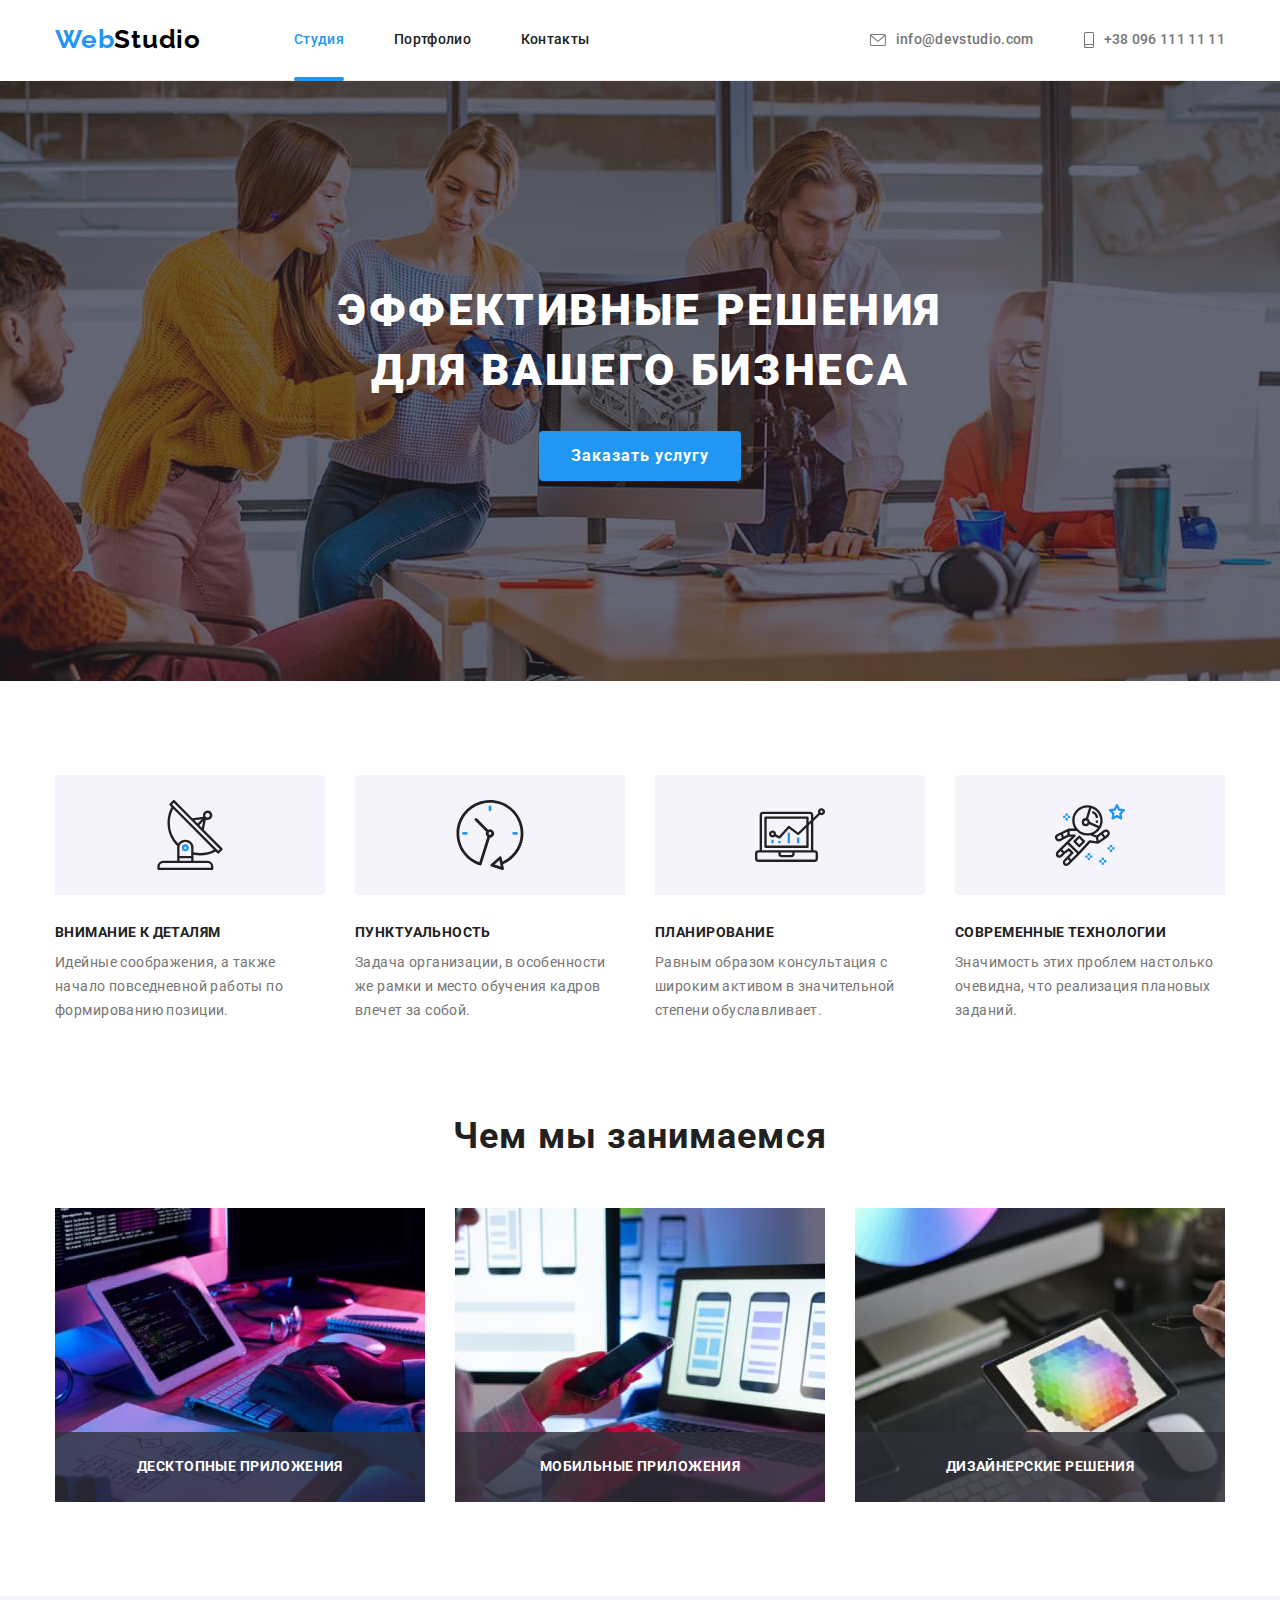
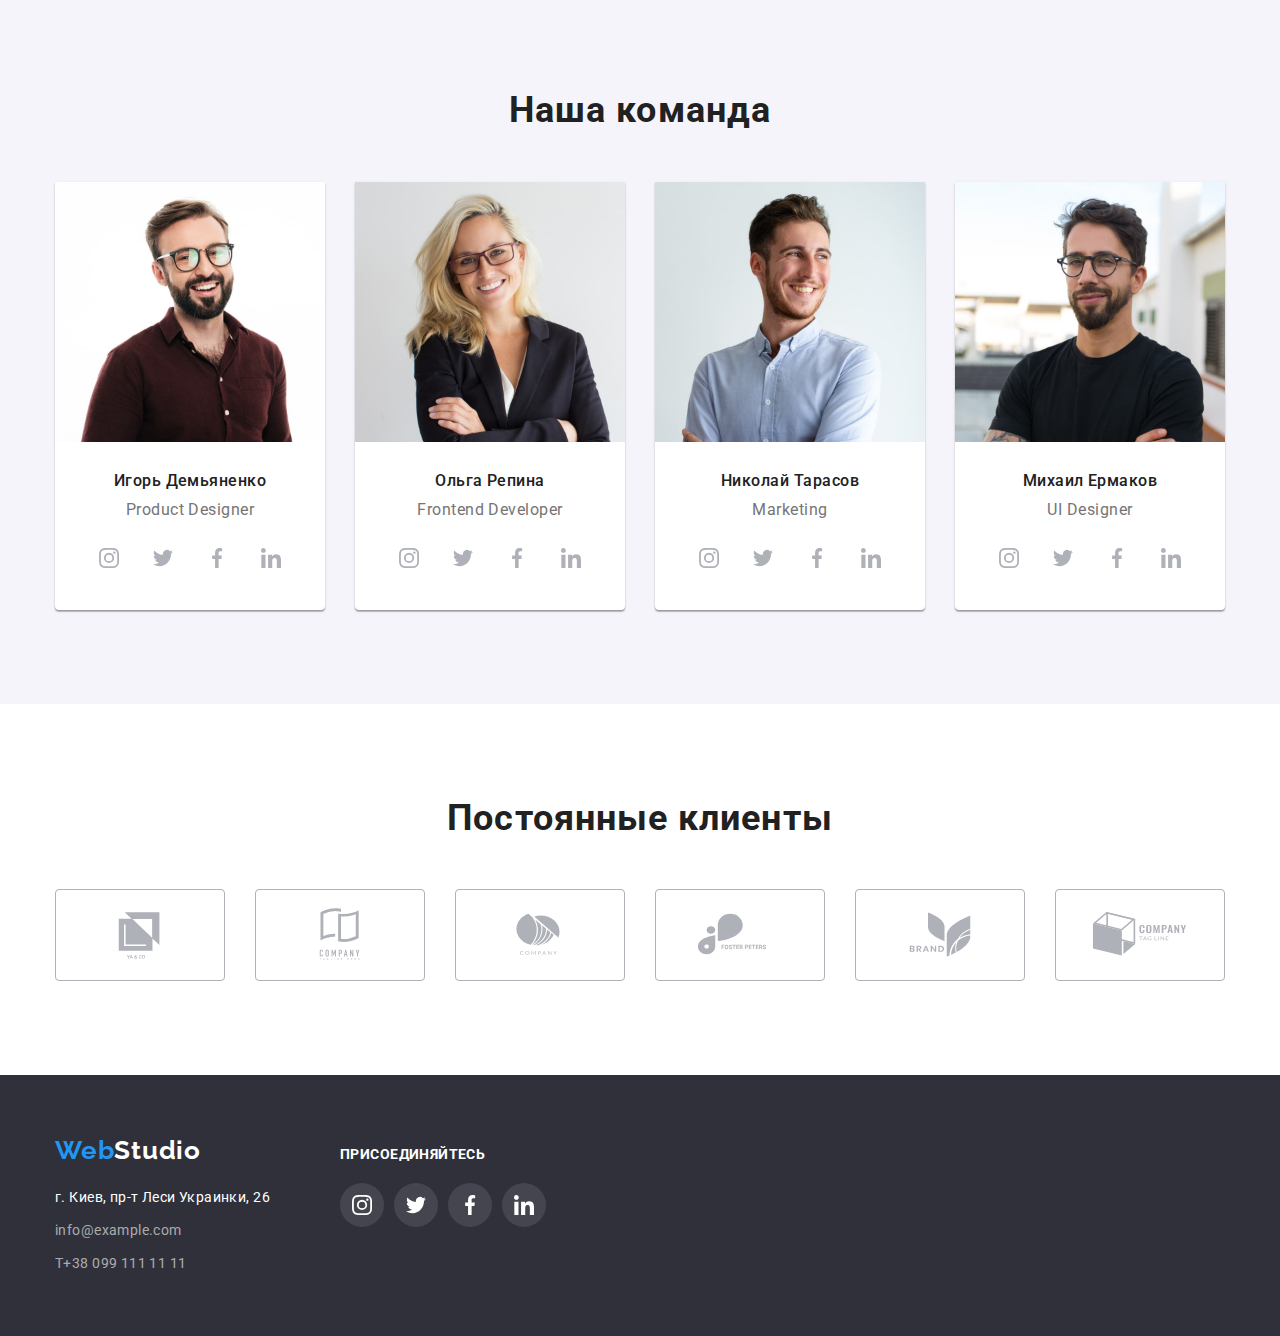
<file: index.html>
<!DOCTYPE html>
<html lang="ru">
  <head>
    <meta charset="UTF-8" />
    <meta name="viewport" content="width=device-width, initial-scale=1.0" />
    <title>Web Studio (Version 2.1)</title>
    <link
      href="https://fonts.googleapis.com/css2?family=Raleway:wght@700&family=Roboto:wght@400;500;700;900&display=swap"
      rel="stylesheet"
    />
    <link
      rel="stylesheet"
      href="https://cdnjs.cloudflare.com/ajax/libs/modern-normalize/1.1.0/modern-normalize.min.css"
    />
    <link rel="stylesheet" href="css/styles.css" />
  </head>
  <body>
    <header>
      <div class="container page-nav">
        <nav class="main-nav">
          <a href="" class="logo">
            <span class="logo-first" lang="en">Web</span
            ><span class="logo-second" lang="en">Studio</span>
          </a>

          <ul class="site-nav list">
            <li class="item">
              <a href="./index.html" class="link current">Студия</a>
            </li>
            <li class="item">
              <a href="./portfolio.html" class="link">Портфолио</a>
            </li>
            <li class="item"><a href="" class="link">Контакты</a></li>
          </ul>
        </nav>
        <ul class="contacts-list list">
          <li class="item">
            <a href="mailto:info@devstudio.com" class="contacts-link link">
              <svg class="contacts-icon" width="16px" height="12px">
                <use href="./images/sprite.svg#icon-envelope"></use>
              </svg>
              info@devstudio.com</a
            >
          </li>
          <li class="item">
            <a href="tel:+380961111111" class="contacts-link link">
              <svg class="contacts-icon" width="10px" height="16px">
                <use href="./images/sprite.svg#icon-smartphone"></use>
              </svg>
              +38 096 111 11 11</a
            >
          </li>
        </ul>
      </div>
    </header>

    <main>
      <section class="hero-overlay hero">
        <div class="container">
          <h1 class="hero-title">Эффективные решения для вашего бизнеса</h1>
          <button data-modal-open type="button" class="button button-main">
            Заказать услугу
          </button>
        </div>
      </section>

      <section class="section">
        <div class="container">
          <h2 class="features-title visually-hidden">Наши принципы</h2>
          <ul class="features-list list">
            <li class="item">
              <div class="features-box">
                <svg class="features-icon">
                  <use href="./images/sprite.svg#icon-antenna"></use>
                </svg>
              </div>
              <h3 class="title">Внимание к деталям</h3>
              <p class="description">
                Идейные соображения, а также начало повседневной работы по
                формированию позиции.
              </p>
            </li>
            <li class="item">
              <div class="features-box">
                <svg class="features-icon">
                  <use href="./images/sprite.svg#icon-clock"></use>
                </svg>
              </div>
              <h3 class="title">Пунктуальность</h3>
              <p class="description">
                Задача организации, в особенности же рамки и место обучения
                кадров влечет за собой.
              </p>
            </li>
            <li class="item">
              <div class="features-box">
                <svg class="features-icon">
                  <use href="./images/sprite.svg#icon-diagram"></use>
                </svg>
              </div>
              <h3 class="title">Планирование</h3>
              <p class="description">
                Равным образом консультация с широким активом в значительной
                степени обуславливает.
              </p>
            </li>
            <li class="item">
              <div class="features-box">
                <svg class="features-icon">
                  <use href="./images/sprite.svg#icon-astronaut"></use>
                </svg>
              </div>
              <h3 class="title">Современные технологии</h3>
              <p class="description">
                Значимость этих проблем настолько очевидна, что реализация
                плановых заданий.
              </p>
            </li>
          </ul>
        </div>
      </section>

      <section class="section no-padding">
        <div class="container">
          <h2 class="works-title">Чем мы занимаемся</h2>
          <ul class="works-list list">
            <li class="item">
              <div class="works-thumb">
                <img
                  src="images/img1.jpg"
                  alt="Десктопные приложения"
                  width="370"
                />
                <div class="works-block">
                  <p>Десктопные приложения</p>
                </div>
              </div>
            </li>
            <li class="item">
              <div class="works-thumb">
                <img
                  src="images/img2.jpg"
                  alt="Мобильные приложения"
                  width="370"
                />
                <div class="works-block">
                  <p>Мобильные приложения</p>
                </div>
              </div>
            </li>
            <li class="item">
              <div class="works-thumb">
                <img src="images/img3.jpg" alt="Дизайн" width="370" />
                <div class="works-block">
                  <p>Дизайнерские решения</p>
                </div>
              </div>
            </li>
          </ul>
        </div>
      </section>

      <section class="section team">
        <div class="container">
          <h2 class="team-title">Наша команда</h2>
          <ul class="team-list list">
            <li class="item">
              <img src="images/img4.jpg" alt="Игорь Демьяненко" width="270" />
              <div class="teamcard">
                <h3 class="title">Игорь Демьяненко</h3>
                <p class="description" lang="en">Product Designer</p>
                <ul class="social-media list">
                  <li class="social-item">
                    <a href="" class="social-link">
                      <svg class="social-icon" width="20" height="20">
                        <use href="./images/sprite.svg#icon-instagram"></use>
                      </svg>
                    </a>
                  </li>
                  <li class="social-item">
                    <a href="" class="social-link">
                      <svg class="social-icon" width="20" height="20">
                        <use href="./images/sprite.svg#icon-twitter"></use>
                      </svg>
                    </a>
                  </li>
                  <li class="social-item">
                    <a href="" class="social-link">
                      <svg class="social-icon" width="20" height="20">
                        <use href="./images/sprite.svg#icon-facebook"></use>
                      </svg>
                    </a>
                  </li>
                  <li class="social-item">
                    <a href="" class="social-link">
                      <svg class="social-icon" width="20" height="20">
                        <use href="./images/sprite.svg#icon-linkedin"></use>
                      </svg>
                    </a>
                  </li>
                </ul>
              </div>
            </li>
            <li class="item">
              <img src="images/img5.jpg" alt="Ольга Репина" width="270" />
              <div class="teamcard">
                <h3 class="title">Ольга Репина</h3>
                <p class="description" lang="en">Frontend Developer</p>
                <ul class="social-media list">
                  <li class="social-item">
                    <a href="" class="social-link">
                      <svg class="social-icon" width="20" height="20">
                        <use href="./images/sprite.svg#icon-instagram"></use>
                      </svg>
                    </a>
                  </li>
                  <li class="social-item">
                    <a href="" class="social-link">
                      <svg class="social-icon" width="20" height="20">
                        <use href="./images/sprite.svg#icon-twitter"></use>
                      </svg>
                    </a>
                  </li>
                  <li class="social-item">
                    <a href="" class="social-link">
                      <svg class="social-icon" width="20" height="20">
                        <use href="./images/sprite.svg#icon-facebook"></use>
                      </svg>
                    </a>
                  </li>
                  <li class="social-item">
                    <a href="" class="social-link">
                      <svg class="social-icon" width="20" height="20">
                        <use href="./images/sprite.svg#icon-linkedin"></use>
                      </svg>
                    </a>
                  </li>
                </ul>
              </div>
            </li>
            <li class="item">
              <img src="images/img6.jpg" alt="Николай Тарасов" width="270" />
              <div class="teamcard">
                <h3 class="title">Николай Тарасов</h3>
                <p class="description" lang="en">Marketing</p>
                <ul class="social-media list">
                  <li class="social-item">
                    <a href="" class="social-link">
                      <svg class="social-icon" width="20" height="20">
                        <use href="./images/sprite.svg#icon-instagram"></use>
                      </svg>
                    </a>
                  </li>
                  <li class="social-item">
                    <a href="" class="social-link">
                      <svg class="social-icon" width="20" height="20">
                        <use href="./images/sprite.svg#icon-twitter"></use>
                      </svg>
                    </a>
                  </li>
                  <li class="social-item">
                    <a href="" class="social-link">
                      <svg class="social-icon" width="20" height="20">
                        <use href="./images/sprite.svg#icon-facebook"></use>
                      </svg>
                    </a>
                  </li>
                  <li class="social-item">
                    <a href="" class="social-link">
                      <svg class="social-icon" width="20" height="20">
                        <use href="./images/sprite.svg#icon-linkedin"></use>
                      </svg>
                    </a>
                  </li>
                </ul>
              </div>
            </li>
            <li class="item">
              <img src="images/img7.jpg" alt="Михаил Ермаков" width="270" />
              <div class="teamcard">
                <h3 class="title">Михаил Ермаков</h3>
                <p class="description" lang="en">UI Designer</p>
                <ul class="social-media list">
                  <li class="social-item">
                    <a href="" class="social-link">
                      <svg class="social-icon" width="20" height="20">
                        <use href="./images/sprite.svg#icon-instagram"></use>
                      </svg>
                    </a>
                  </li>
                  <li class="social-item">
                    <a href="" class="social-link">
                      <svg class="social-icon" width="20" height="20">
                        <use href="./images/sprite.svg#icon-twitter"></use>
                      </svg>
                    </a>
                  </li>
                  <li class="social-item">
                    <a href="" class="social-link">
                      <svg class="social-icon" width="20" height="20">
                        <use href="./images/sprite.svg#icon-facebook"></use>
                      </svg>
                    </a>
                  </li>
                  <li class="social-item">
                    <a href="" class="social-link">
                      <svg class="social-icon" width="20" height="20">
                        <use href="./images/sprite.svg#icon-linkedin"></use>
                      </svg>
                    </a>
                  </li>
                </ul>
              </div>
            </li>
          </ul>
        </div>
      </section>
      <section class="section">
        <div class="container">
          <h2 class="clients-title">Постоянные клиенты</h2>
          <ul class="clients-list list">
            <li class="item">
              <a href="" class="clients-link">
                <svg class="clients-icon" width="106px" height="60px">
                  <use href="./images/sprite.svg#icon-client-one"></use>
                </svg>
              </a>
            </li>
            <li class="item">
              <a href="" class="clients-link">
                <svg class="clients-icon" width="106px" height="60px">
                  <use href="./images/sprite.svg#icon-client-two"></use>
                </svg>
              </a>
            </li>
            <li class="item">
              <a href="" class="clients-link">
                <svg class="clients-icon" width="106px" height="60px">
                  <use href="./images/sprite.svg#icon-client-three"></use>
                </svg>
              </a>
            </li>
            <li class="item">
              <a href="" class="clients-link">
                <svg class="clients-icon" width="106px" height="60px">
                  <use href="./images/sprite.svg#icon-client-four"></use>
                </svg>
              </a>
            </li>
            <li class="item">
              <a href="" class="clients-link">
                <svg class="clients-icon" width="106px" height="60px">
                  <use href="./images/sprite.svg#icon-client-five"></use>
                </svg>
              </a>
            </li>
            <li class="item">
              <a href="" class="clients-link">
                <svg class="clients-icon" width="106px" height="60px">
                  <use href="./images/sprite.svg#icon-client-six"></use>
                </svg>
              </a>
            </li>
          </ul>
        </div>
      </section>
    </main>

    <footer class="footer">
      <div class="footer-container container">
        <div class="address-container">
          <a href="" class="logo">
            <span class="logo-first" lang="en">Web</span
            ><span class="logo-footer" lang="en">Studio</span>
          </a>

          <address class="address">
            <p>г. Киев, пр-т Леси Украинки, 26</p>
            <ul class="footer-list list">
              <li class="item">
                <a href="mailto:info@example.com" class="link"
                  >info@example.com</a
                >
              </li>
              <li class="item">
                <a href="tel:+380991111111" class="link">T+38 099 111 11 11</a>
              </li>
            </ul>
          </address>
        </div>
        <div class="media-container">
          <p class="media-text">Присоединяйтесь</p>
          <ul class="media-footer list">
            <li class="media-item">
              <a href="" class="media-link">
                <svg class="footer-icon" width="20" height="20">
                  <use href="./images/sprite.svg#icon-instagram"></use>
                </svg>
              </a>
            </li>
            <li class="media-item">
              <a href="" class="media-link">
                <svg class="footer-icon" width="20" height="20">
                  <use href="./images/sprite.svg#icon-twitter"></use>
                </svg>
              </a>
            </li>
            <li class="media-item">
              <a href="" class="media-link">
                <svg class="footer-icon" width="20" height="20">
                  <use href="./images/sprite.svg#icon-facebook"></use>
                </svg>
              </a>
            </li>
            <li class="media-item">
              <a href="" class="media-link">
                <svg class="footer-icon" width="20" height="20">
                  <use href="./images/sprite.svg#icon-linkedin"></use>
                </svg>
              </a>
            </li>
          </ul>
        </div>
      </div>
    </footer>

    <div data-modal class="backdrop is-hidden">
      <div class="modal">
        <button data-modal-close class="button-modal button">
          <svg class="icon-close" width="18" height="18">
            <use href="./images/sprite.svg#icon-close"></use>
          </svg>
        </button>
      </div>
    </div>
    <script src="./js/modal.js"></script>
  </body>
</html>
</file>
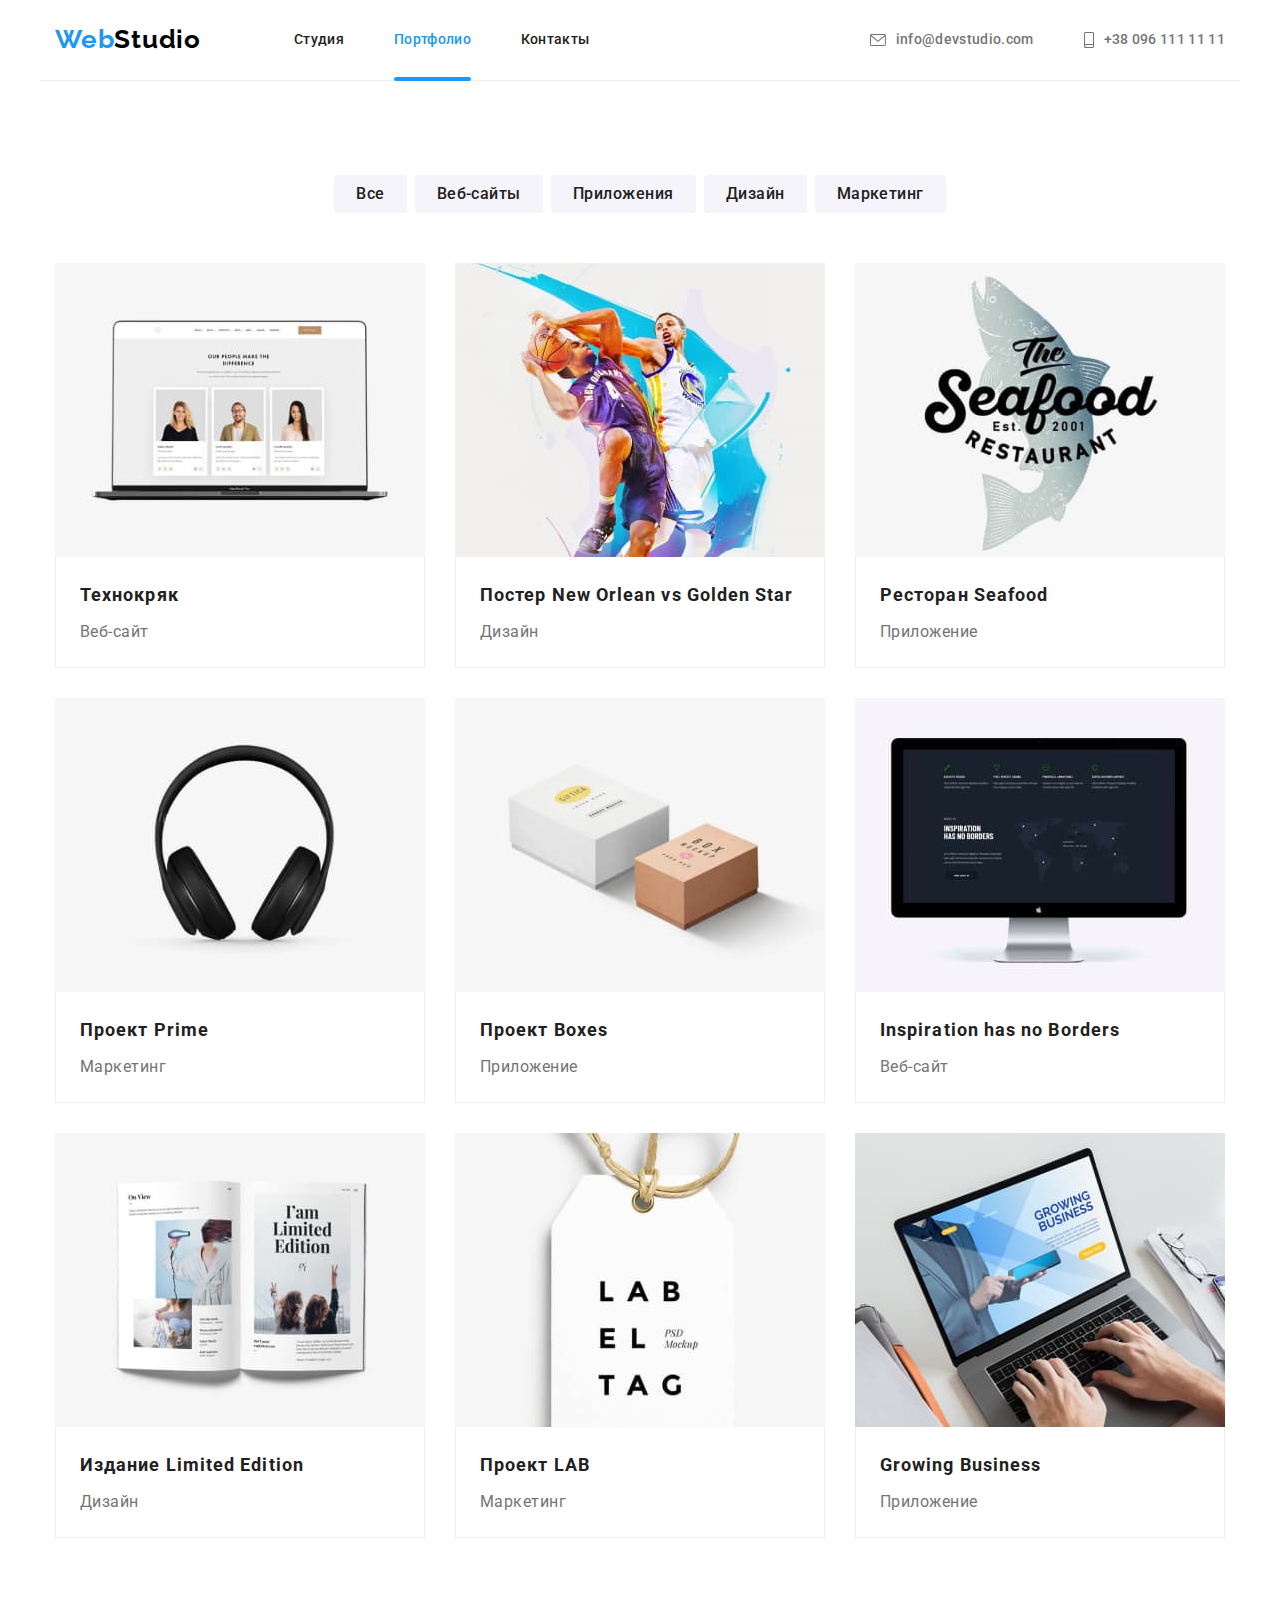
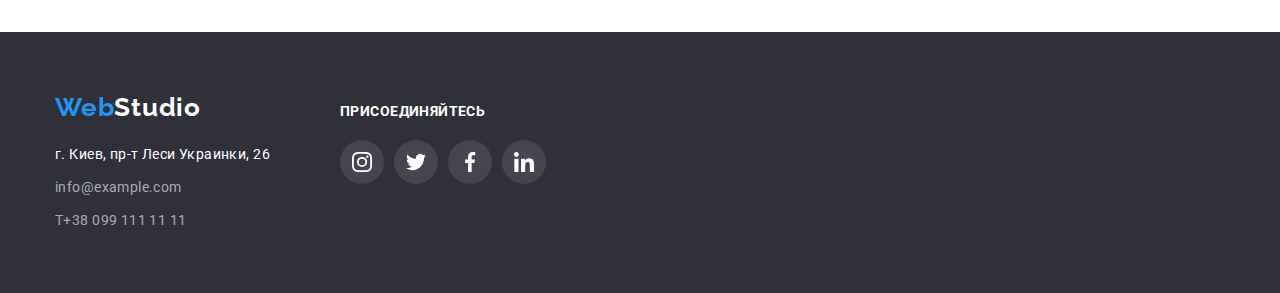
<file: portfolio.html>
<!DOCTYPE html>
<html lang="ru">
  <head>
    <meta charset="UTF-8" />
    <meta name="viewport" content="width=device-width, initial-scale=1.0" />
    <title>Portfolio</title>
    <link
      href="https://fonts.googleapis.com/css2?family=Raleway:wght@700&family=Roboto:wght@400;500;700;900&display=swap"
      rel="stylesheet"
    />
    <link rel="stylesheet" href="https://cdnjs.cloudflare.com/ajax/libs/modern-normalize/1.1.0/modern-normalize.min.css" />
    <link rel="stylesheet" href="css/styles.css" />
  </head>
  <body>
    <header>
      <div class="container page-nav">
        <nav class="main-nav">
          <a href="" class="logo">
            <span class="logo-first" lang="en">Web</span
            ><span class="logo-second" lang="en">Studio</span>
          </a>

          <ul class="site-nav list">
            <li class="item"><a href="./index.html" class="link">Студия</a></li>
            <li class="item"><a href="./portfolio.html" class="link current">Портфолио</a></li>
            <li class="item"><a href="" class="link">Контакты</a></li>
          </ul>
        </nav>
        <ul class="contacts-list list">
          <li class="item">
            <a href="mailto:info@devstudio.com" class="contacts-link link">
              <svg class="contacts-icon" width="16px" height="12px">
              <use href="./images/sprite.svg#icon-envelope"></use>
            </svg>
              info@devstudio.com</a
            >
          </li>
          <li class="item">
            <a href="tel:+380961111111" class="contacts-link link">
              <svg class="contacts-icon" width="10px" height="16px">
              <use href="./images/sprite.svg#icon-smartphone"></use>
            </svg>
              +38 096 111 11 11</a
            >
          </li>
        </ul>
      </div>
    </header>

    <main>
      
      <section class="section">
      <div class="container">
        <h1 class="projects-title visually-hidden">Проекты</h1>
        <ul class="menu list">
          <li class="item"><button type="button" class="button button-portfolio">Все</button></li>
          <li class="item"><button type="button" class="button button-portfolio">Веб-сайты</button></li>
          <li class="item"><button type="button" class="button button-portfolio">Приложения</button></li>
          <li class="item"><button type="button" class="button button-portfolio">Дизайн</button></li>
          <li class="item"><button type="button" class="button button-portfolio">Маркетинг</button></li>
          </ul>
        </ul>
        <ul class="projects-list list">
          <li class="item">
            <a href="" class="projects-link link">
            <div class="projects-thumb">
              <img src="images/img-portfolio1.jpg" alt="Технокряк" width="370" />
              <div class="projects-overlay">
                <p>Ресурс предлагает комплексные предложения с разным уровнем функционала и сервисов. Все это позволит посетителю получить исчерпывающие сведения о компании или частном лице.</p>
              </div>
            </div>
            <div class="project-name">
            <h2 class="title">Технокряк</h2>
            <p class="description">Веб-сайт</p>
            </div>
            </a>
          </li>
          <li class="item">
            <a href="" class="projects-link link">
            <div class="projects-thumb">
            <img src="images/img-portfolio2.jpg" alt="Постер" width="370" />
            <div class="projects-overlay">
                <p>Ресурс предлагает комплексные предложения с разным уровнем функционала и сервисов. Все это позволит посетителю получить исчерпывающие сведения о компании или частном лице.</p>
              </div>
            </div>
            <div class="project-name">
            <h2 class="title">Постер New Orlean vs Golden Star</h2>
            <p class="description">Дизайн</p>
            </div>
            </a>
          </li>
          <li class="item" > 
            <a href="" class="projects-link link">              
            <div class="projects-thumb">
            <img
              src="images/img-portfolio3.jpg"
              alt="Ресторан Seafood"
              width="370"
            />
            <div class="projects-overlay">
                <p>Ресурс предлагает комплексные предложения с разным уровнем функционала и сервисов. Все это позволит посетителю получить исчерпывающие сведения о компании или частном лице.</p>
              </div>
            </div>
            <div class="project-name">
            <h2 class="title">Ресторан Seafood</h2>
            <p class="description">Приложение</p>
            </div>
            </a>
          </li>
          <li class="item"> 
            <a href="" class="projects-link link">
            <div class="projects-thumb">
            <img
              src="images/img-portfolio4.jpg"
              alt="Проект Prime"
              width="370"
            />
            <div class="projects-overlay">
                <p>Ресурс предлагает комплексные предложения с разным уровнем функционала и сервисов. Все это позволит посетителю получить исчерпывающие сведения о компании или частном лице.</p>
              </div>
            </div>
            <div class="project-name">
            <h2 class="title">Проект Prime</h2>
            <p class="description">Маркетинг</p>
            </div>
            </a>
          </li>
          <li class="item">
            <a href="" class="projects-link link">              
            <div class="projects-thumb">
            <img
              src="images/img-portfolio5.jpg"
              alt="Проект Boxes"
              width="370"
            />
            <div class="projects-overlay">
                <p>Ресурс предлагает комплексные предложения с разным уровнем функционала и сервисов. Все это позволит посетителю получить исчерпывающие сведения о компании или частном лице.</p>
              </div>
            </div>
            <div class="project-name">
            <h2 class="title">Проект Boxes</h2>
            <p class="description">Приложение</p>
            </div>
            </a>
          </li>
          <li class="item">
            <a href="" class="projects-link link">
            <div class="projects-thumb">
            <img src="images/img-portfolio6.jpg" alt="Веб-сайт" width="370" />
            <div class="projects-overlay">
                <p>Ресурс предлагает комплексные предложения с разным уровнем функционала и сервисов. Все это позволит посетителю получить исчерпывающие сведения о компании или частном лице.</p>
              </div>
            </div>
            <div class="project-name">
            <h2 class="title">Inspiration has no Borders</h2>
            <p class="description">Веб-сайт</p>
            </div>
            </a>
          </li>
          <li class="item"> 
            <a href="" class="projects-link link">
            <div class="projects-thumb">  
            <img
              src="images/img-portfolio7.jpg"
              alt="Издание Limited Edition"
              width="370"
            />
            <div class="projects-overlay">
                <p>Ресурс предлагает комплексные предложения с разным уровнем функционала и сервисов. Все это позволит посетителю получить исчерпывающие сведения о компании или частном лице.</p>
              </div>
            </div>
            <div class="project-name">
            <h2 class="title">Издание Limited Edition</h2>
            <p class="description">Дизайн</p>
            </div>
            </a>
          </li>
          <li class="item">
            <a href="" class="projects-link link">
            <div class="projects-thumb">  
            <img src="images/img-portfolio8.jpg" alt="Проект LAB" width="370" />
            <div class="projects-overlay">
                <p>Ресурс предлагает комплексные предложения с разным уровнем функционала и сервисов. Все это позволит посетителю получить исчерпывающие сведения о компании или частном лице.</p>
              </div>
            </div>
            <div class="project-name">
            <h2 class="title">Проект LAB</h2>
            <p class="description">Маркетинг</p>
            </div>
          </a>
          </li>
          <li class="item">
            <a href="" class="projects-link link">
            <div class="projects-thumb">
            <img src="images/img-portfolio9.jpg" alt="Приложение" width="370" />
            <div class="projects-overlay">
                <p>Ресурс предлагает комплексные предложения с разным уровнем функционала и сервисов. Все это позволит посетителю получить исчерпывающие сведения о компании или частном лице.</p>
              </div>
            </div>
            <div class="project-name">
            <h2 class="title">Growing Business</h2>
            <p class="description">Приложение</p>
            </div>
          </a>
          </li>
        </ul>
      </div>
      </section>
      
    </main>
    
  <footer class="footer">
      <div class="footer-container container">
        <div class="address-container">
          <a href="" class="logo">
          <span class="logo-first" lang="en">Web</span
          ><span class="logo-footer" lang="en">Studio</span>
          </a>
        
          <address class="address">
          <p>г. Киев, пр-т Леси Украинки, 26</p>
          <ul class="footer-list list">
            <li class="item">
              <a href="mailto:info@example.com" class="link"
                >info@example.com</a
              >
            </li>
            <li class="item">
              <a href="tel:+380991111111" class="link">T+38 099 111 11 11</a>
            </li>
          </ul>
          </address>
        </div>
        <div class="media-container">
          <p class="media-text">Присоединяйтесь</p>
          <ul class="media-footer list">
            <li class="media-item">
              <a href="" class="media-link">
                <svg class="footer-icon" width="20" height="20">
                  <use href="./images/sprite.svg#icon-instagram"></use>
                </svg>
              </a>
            </li>
            <li class="media-item">
              <a href="" class="media-link">
                <svg class="footer-icon" width="20" height="20">
                  <use href="./images/sprite.svg#icon-twitter"></use>
                </svg>
              </a>
            </li>
            <li class="media-item">
              <a href="" class="media-link">
                <svg class="footer-icon" width="20" height="20">
                  <use href="./images/sprite.svg#icon-facebook"></use>
                </svg>
              </a>
            </li>
            <li class="media-item">
              <a href="" class="media-link">
                <svg class="footer-icon" width="20" height="20">
                  <use href="./images/sprite.svg#icon-linkedin"></use>
                </svg>
              </a>
            </li>
          </ul>
        </div>
      </div>
  </footer>
    
  </body>
</html>
</file>
<file: css/styles.css>
html {
  box-sizing: border-box;
}

*,
*::before,
*::after {
  box-sizing: inherit;
}

:root {
  --primary-text-color: #757575;
  --title-text-color: #212121;
  --accent-color: #2196f3;
  --logo-second-color: #000000;
  --white-color: #ffffff;
  --background-footer: #2f303a;
  --background-works-list: rgba(47, 48, 58, 0.8);
  --background-hero: #c4c4c4;
  --button-background: #f5f4fa;
  --footer-contacts: rgba(255, 255, 255, 0.6);
  --main-button-hover: #118ce8;
  --border-color: #eeeeee;
  --header-line: ##ececec;
  --clients-gray: #afb1b8;
  --background-footer-icons: rgba(255, 255, 255, 0.1);
  --backdrop-color: rgba(0, 0, 0, 0.2);
}

body {
  margin: 0;

  color: var(--primary-text-color);
  background-color: var(--white-color);
  font-family: "Roboto", sans-serif;
  letter-spacing: 0.02em;
}

img {
  display: block;
  max-width: 100%;
  height: auto;
}

a {
  color: currentColor;
}

/*Утилиты*/

.list {
  list-style: none;
  padding: 0;
  margin: 0;
}

.link {
  text-decoration: none;
}

.page-nav {
  border-bottom: 1px solid var(--border-color);
}

.container {
  width: 1200px;
  padding-left: 15px;
  padding-right: 15px;
  margin: 0 auto;
}

/*header*/

.logo {
  text-decoration: none;
}

.logo-first {
  font-family: "Raleway", sans-serif;
  font-weight: 700;
  font-size: 26px;
  line-height: 1.2;
  letter-spacing: 0.03em;

  color: var(--accent-color);
}

.logo-second {
  font-family: "Raleway", sans-serif;
  font-weight: 700;
  font-size: 26px;
  line-height: 1.2;
  letter-spacing: 0.03em;

  color: var(--logo-second-color);
}

.logo-footer {
  font-family: "Raleway", sans-serif;
  font-weight: 700;
  font-size: 26px;
  line-height: 1.2;
  letter-spacing: 0.03em;

  color: var(--white-color);
}

/* Site nav*/

.page-nav {
  display: flex;
  align-items: center;
}

.main-nav {
  display: flex;
  align-items: center;
}

.site-nav {
  display: flex;
  margin-left: 93px;
}

.contacts-list {
  display: flex;
  margin-left: auto;
}

.contacts-list .item + .item {
  margin-left: 50px;
}

.site-nav .link {
  display: block;
  padding-top: 32px;
  padding-bottom: 32px;

  color: var(--title-text-color);
  font-weight: 500;
  font-size: 14px;
  line-height: 1.14;

  transition: color 250ms cubic-bezier(0.4, 0, 0.2, 1);
}

.site-nav .item:not(:last-child) {
  margin-right: 50px;
}

.site-nav .link:hover,
.site-nav .link:focus {
  color: var(--accent-color);
  outline: none;
}

.site-nav .link.current {
  position: relative;
  color: var(--accent-color);
}

.site-nav .link.current::after {
  position: absolute;
  bottom: -1px;
  right: 0;
  display: block;
  content: "";
  width: 100%;
  height: 4px;
  border-radius: 2px;
  background-color: var(--accent-color);
}

.contacts-list .link {
  display: flex;
  align-items: center;
  font-weight: 500;
  font-size: 14px;
  line-height: 1.14;
  color: var(--primary-text-color);
  fill: var(--primary-text-color);
}

.contacts-link {
  display: block;
  transition: fill 250ms cubic-bezier(0.4, 0, 0.2, 1),
    color 250ms cubic-bezier(0.4, 0, 0.2, 1);
}

.contacts-link:hover,
.contacts-link:focus {
  color: var(--accent-color);
  fill: var(--accent-color);
  outline: none;
}

.contacts-icon {
  margin-right: 10px;
}

/* hero */

h1,
h2,
h3,
h4,
p {
  margin-top: 0;
  margin-bottom: 0;
}

.hero {
  text-align: center;
  padding-bottom: 200px;
  padding-top: 200px;
}

.hero-title {
  margin-bottom: 30px;
  max-width: 700px;
  margin-left: auto;
  margin-right: auto;

  font-style: normal;
  font-weight: 900;
  font-size: 44px;
  line-height: 1.36;
  letter-spacing: 0.06em;
  text-transform: uppercase;
  color: var(--white-color);
}

/*Overlay */
.hero-overlay {
  max-width: 1600px;
  height: 600px;
  margin-left: auto;
  margin-right: auto;
  background-color: var(--background-hero);
  background-image: linear-gradient(
      to right,
      rgba(47, 48, 58, 0.4),
      rgba(47, 48, 58, 0.4)
    ),
    url(../images/img-background.jpg);
  background-repeat: no-repeat;
  background-position: center;
  background-size: cover;
}

.visually-hidden {
  position: absolute;
  width: 1px;
  height: 1px;
  margin: -1px;
  border: 0;
  padding: 0;

  white-space: nowrap;
  clip-path: inset(100%);
  clip: rect(0 0 0 0);
  overflow: hidden;
}

.works-title,
.team-title,
.clients-title {
  margin-bottom: 50px;

  font-weight: 700;
  font-size: 36px;
  line-height: 1.16;
  text-align: center;
  letter-spacing: 0.03em;
  color: var(--title-text-color);
}

.features-list {
  display: flex;
  flex-wrap: wrap;
}

.features-list .item {
  width: 270px;
}

.features-list .item:not(:last-child) {
  margin-right: 30px;
}

.features-list .title {
  margin-bottom: 10px;

  font-weight: 700;
  font-size: 14px;
  line-height: 1.14;
  letter-spacing: 0.03em;
  text-transform: uppercase;
  color: var(--title-text-color);
}

.features-list .description {
  font-size: 14px;
  line-height: 1.7;
  letter-spacing: 0.03em;
}

.features-box {
  display: flex;
  justify-content: center;
  align-items: center;
  width: 270px;
  height: 120px;

  background-color: var(--button-background);

  border-radius: 4px;
  margin-bottom: 30px;
}

.features-icon {
  width: 70px;
  height: 70px;
}

.works-list {
  display: flex;
}

.works-list .item:not(:last-child) {
  margin-right: 30px;
}

.works-thumb {
  position: relative;
}

.works-block {
  position: absolute;
  width: 100%;
  height: 70px;
  bottom: 0;
  right: 0;

  display: inline-flex;
  align-items: center;
  justify-content: center;

  font-weight: 700;
  font-size: 14px;
  line-height: 1.14;
  letter-spacing: 0.03em;
  text-transform: uppercase;

  background-color: var(--background-works-list);
  color: var(--white-color);
}

.section {
  padding-top: 94px;
  padding-bottom: 94px;
}

.section.no-padding {
  padding-top: 0px;
  padding-bottom: 94px;
}

.section.team {
  background-color: var(--button-background);
}

.team-list {
  display: flex;
  flex-wrap: wrap;
}

.team-list .item:not(:last-child) {
  margin-right: 30px;
}

.team-list .title {
  margin-bottom: 10px;

  font-weight: 500;
  font-size: 16px;
  line-height: 1.18;
  text-align: center;
  letter-spacing: 0.03em;

  color: var(--title-text-color);
}

.team-list .description {
  font-size: 16px;
  line-height: 1.18;
  text-align: center;
  letter-spacing: 0.03em;
}

.team-list .item {
  width: 270px;
  box-shadow: 0px 1px 3px rgba(0, 0, 0, 0.12), 0px 1px 1px rgba(0, 0, 0, 0.14),
    0px 2px 1px rgba(0, 0, 0, 0.2);
  background-color: var(--white-color);
  border-radius: 0px 0px 4px 4px;
}

.teamcard {
  padding-top: 30px;
  padding-bottom: 30px;
  padding-left: 32px;
  padding-right: 32px;
}

.clients-list {
  display: flex;
}

.clients-list .item:not(:last-child) {
  margin-right: 30px;
}

.clients-link {
  display: flex;
  align-items: center;
  justify-content: center;
  width: 170px;
  height: 92px;
  border-radius: 4px;

  fill: var(--clients-gray);
  border: 1px solid var(--clients-gray);

  transition: fill 250ms cubic-bezier(0.4, 0, 0.2, 1),
    border 250ms cubic-bezier(0.4, 0, 0.2, 1);
}

.clients-link:hover {
  border: 1px solid var(--accent-color);
  fill: var(--accent-color);
}

.clients-link:focus {
  border: 1px solid var(--accent-color);
  fill: var(--accent-color);
}

.menu {
  display: flex;
  justify-content: center;
  margin-bottom: 50px;
}

.menu > .item:not(:last-child) {
  margin-right: 8px;
}

.projects-list {
  display: flex;
  flex-wrap: wrap;
  gap: 30px;
}

.project-name {
  border: 1px solid var(--border-color);
  border-top: none;
}

.projects-link {
  display: block;

  transition: box-shadow 250ms cubic-bezier(0.4, 0, 0.2, 1);
}

.projects-link:hover,
.projects-link:focus {
  outline: none;
  box-shadow: 0px 1px 1px rgba(0, 0, 0, 0.12), 0px 4px 4px rgba(0, 0, 0, 0.06),
    1px 4px 6px rgba(0, 0, 0, 0.16);
}

.projects-list .item {
  flex-basis: calc((100% - 60px) / 3);
}

.projects-list .title {
  margin-bottom: 4px;

  font-weight: 700;
  font-size: 18px;
  line-height: 2;
  letter-spacing: 0.06em;

  color: var(--title-text-color);
}

.projects-list .description {
  font-size: 16px;
  line-height: 1.88;
  letter-spacing: 0.03em;
  color: var(--primary-text-color);
}

.project-name {
  padding: 20px 24px;
}

.projects-thumb {
  position: relative;
  width: 100%;
  height: 100%;
  top: 0;
  right: 0;
  overflow: hidden;
}

.projects-link:hover .projects-overlay,
.projects-link:focus .projects-overlay {
  transform: translatex(0);
}

.projects-overlay {
  position: absolute;
  top: 0;
  left: 0;
  width: 100%;
  height: 100%;
  background-color: var(--accent-color);
  opacity: 0.9;

  transform: translatey(100%);
  transition: transform 250ms cubic-bezier(0.4, 0, 0.2, 1),
    background-color 250ms cubic-bezier(0.4, 0, 0.2, 1);
}

.projects-thumb:hover::before,
.projects-thumb:focus::before {
  position: absolute;
  content: "";

  transform: translateY(100%);
}

.projects-overlay > p {
  margin: 0;
  padding: 63px 24px;

  font-size: 18px;
  line-height: 1.56;
  letter-spacing: 0.03em;
  color: var(--white-color);
}

.button {
  font-family: inherit;
  cursor: pointer;
}

.button-main {
  padding: 10px 32px;
  border-radius: 4px;
  border: 0;
  min-width: 200px;

  text-align: center;
  font-weight: 700;
  font-size: 16px;
  line-height: 1.88;
  letter-spacing: 0.06em;

  background-color: var(--accent-color);
  color: var(--white-color);

  transition: background-color 250ms cubic-bezier(0.4, 0, 0.2, 1);
}

.button-main:hover,
.button-main:focus {
  background-color: var(--main-button-hover);
}

.button-portfolio {
  display: block;
  padding: 6px 22px;
  border-radius: 4px;
  border: 0;
  text-align: center;

  font-weight: 500;
  font-size: 16px;
  line-height: 1.63;
  letter-spacing: 0.03em;

  background-color: var(--button-background);
  color: var(--title-text-color);

  transition: color 250ms cubic-bezier(0.4, 0, 0.2, 1),
    background-color 250ms cubic-bezier(0.4, 0, 0.2, 1),
    box-shadow 250ms cubic-bezier(0.4, 0, 0.2, 1);
}

.button-portfolio:hover,
.button-portfolio:focus {
  background-color: var(--accent-color);
  color: var(--white-color);
  box-shadow: 0px 3px 1px rgba(0, 0, 0, 0.1), 0px 1px 2px rgba(0, 0, 0, 0.08),
    0px 2px 2px rgba(0, 0, 0, 0.12);
}

.button-portfolio:focus {
  outline: none;
}

.footer {
  padding-top: 60px;
  padding-bottom: 60px;

  background-color: var(--background-footer);
}

.address {
  margin-top: 20px;

  font-style: normal;
  font-size: 14px;
  line-height: 1.7;
  letter-spacing: 0.03em;
  color: var(--white-color);
}

.footer-list .link {
  font-style: normal;
  font-size: 14px;
  line-height: 1.7;
  letter-spacing: 0.03em;
  color: var(--footer-contacts);

  transition: color 250ms cubic-bezier(0.4, 0, 0.2, 1);
}

.footer-list {
  margin-top: 9px;
}

.footer-list > .item:not(:first-child) {
  margin-top: 9px;
}

.footer-list .link:hover,
.footer-list .link:focus {
  color: var(--accent-color);
  outline: none;
}

.media-text {
  font-weight: 700;
  font-size: 14px;
  line-height: 1.14;
  letter-spacing: 0.03em;
  text-transform: uppercase;

  color: var(--white-color);
}

.footer-container {
  display: flex;
  align-items: baseline;
}

.media-container {
  margin-left: 70px;
}

.social-media {
  display: flex;
  margin-top: 16px;
}

.media-footer {
  display: flex;
  margin-top: 20px;
}

.social-item:not(:last-child) {
  margin-right: 10px;
}

.media-item:not(:last-child) {
  margin-right: 10px;
}

.social-link {
  display: flex;
  align-items: center;
  justify-content: center;
  border-radius: 50%;
  width: 44px;
  height: 44px;
  fill: var(--clients-gray);

  transition: background-color 250ms cubic-bezier(0.4, 0, 0.2, 1),
    fill 250ms cubic-bezier(0.4, 0, 0.2, 1);
}

.footer-icon {
  fill: var(--white-color);
}

.social-link:hover,
.social-link:focus {
  background-color: var(--accent-color);
  outline: none;
  fill: var(--white-color);
}

.media-link {
  display: flex;
  align-items: center;
  justify-content: center;
  width: 44px;
  height: 44px;
  border-radius: 50%;
  background-color: var(--background-footer-icons);

  transition: background-color 250ms cubic-bezier(0.4, 0, 0.2, 1);
}

.media-link:hover,
.media-link:focus {
  background-color: var(--accent-color);
  outline: none;
}

.backdrop {
  position: fixed;
  top: 0;
  left: 0;

  width: 100%;
  height: 100%;
  background-color: var(--backdrop-color);

  opacity: 1;
  visibility: visible;
  transition: opacity 250ms cubic-bezier(0.4, 0, 0.2, 1),
    visibility 250ms cubic-bezier(0.4, 0, 0.2, 1);
}

.backdrop.is-hidden {
  visibility: hidden;
  opacity: 0;
  pointer-events: none;
}

.backdrop.is-hidden .modal {
  transform: translate(-50%, -50%) scale(0);
}

.modal {
  position: absolute;
  top: 50%;
  left: 50%;

  width: 528px;
  height: 581px;

  background-color: var(--white-color);
  box-shadow: 0px 1px 3px rgba(0, 0, 0, 0.12), 0px 1px 1px rgba(0, 0, 0, 0.14),
    0px 2px 1px rgba(0, 0, 0, 0.2);
  border-radius: 4px;

  transform: translate(-50%, -50%) scale(1);
  transition: transform 250ms cubic-bezier(0.4, 0, 0.2, 1);
}

.button-modal {
  position: absolute;
  top: 0;
  right: 0;
  margin-right: 8px;
  margin-top: 8px;

  display: inline-flex;
  align-items: center;
  justify-content: center;
  width: 30px;
  height: 30px;

  border-radius: 50%;
  border: 1px solid rgba(0, 0, 0, 0.1);
  background-color: var(--white-color);
}
</file>
